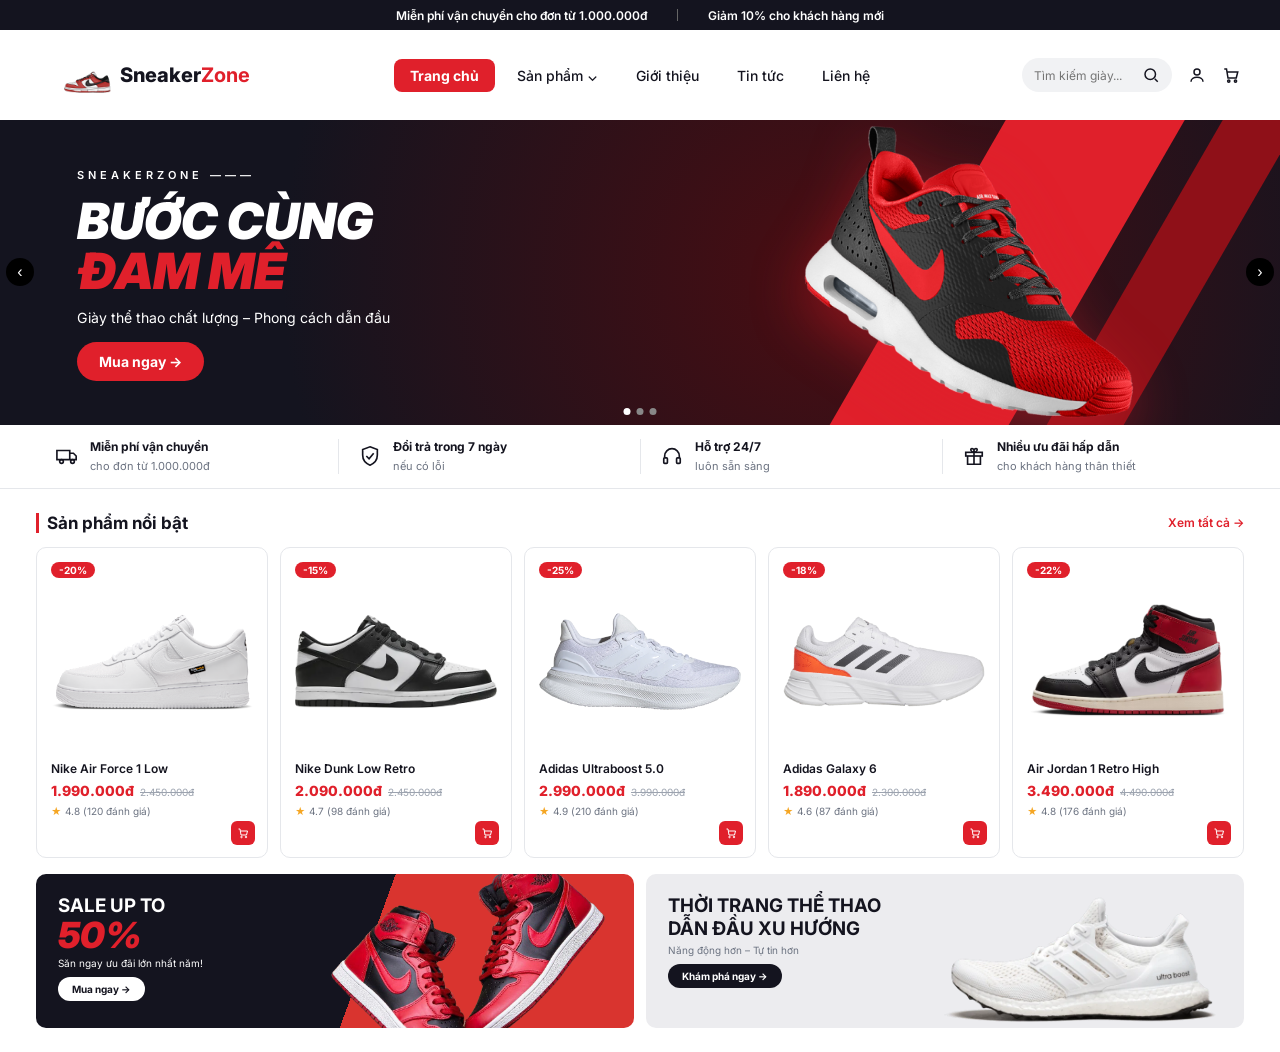
<file: index.html>
<!DOCTYPE html>
<html lang="vi">
<head>
<meta charset="UTF-8">
<meta name="viewport" content="width=device-width, initial-scale=1">
<title>SneakerZone - Trang chủ</title>
<link href="https://fonts.googleapis.com/css2?family=Inter:wght@400;500;600;700;800;900&display=swap" rel="stylesheet">
<link rel="stylesheet" href="css/index.css">
</head>
<body>
<div class="topbar"><span>Miễn phí vận chuyển cho đơn từ 1.000.000đ</span><i></i><span>Giảm 10% cho khách hàng mới</span></div>
<header>
  <a class="logo" href="index.html"><img src="images/logo.png" alt=""><span>Sneaker<b>Zone</b></span></a>
  <nav>
    <a class="active" href="index.html">Trang chủ</a>
    <a href="san-pham.html">Sản phẩm ⌄</a>
    <a href="gioi-thieu.html">Giới thiệu</a>
    <a href="tin-tuc.html">Tin tức</a>
    <a href="lien-he.html">Liên hệ</a>
  </nav>
  <div class="tools">
    <div class="search"><input placeholder="Tìm kiếm giày..."><svg viewBox="0 0 24 24" width="16" height="16" fill="none" stroke="#14141f" stroke-width="2"><circle cx="11" cy="11" r="7"/><path d="M21 21l-4-4"/></svg></div>
    <svg viewBox="0 0 24 24"><circle cx="12" cy="8" r="4"/><path d="M4 21c0-4 4-6 8-6s8 2 8 6"/></svg>
    <svg viewBox="0 0 24 24"><path d="M3 4h3l2 12h11l2-8H7"/><circle cx="9" cy="20" r="1.5"/><circle cx="18" cy="20" r="1.5"/></svg>
  </div>
</header>

<section class="hero">
  <div class="txt">
    <small>SNEAKERZONE ———</small>
    <h1>BƯỚC CÙNG<span>ĐAM MÊ</span></h1>
    <p>Giày thể thao chất lượng – Phong cách dẫn đầu</p>
    <a class="btn-red" href="san-pham.html">Mua ngay →</a>
  </div>
  <img class="shoe" src="images/banner-nike-air-max.png" alt="">
  <button class="arrow l" onclick="go(-1)">‹</button>
  <button class="arrow r" onclick="go(1)">›</button>
  <div class="dots" id="dots"><span class="on"></span><span></span><span></span></div>
</section>

<div class="features">
  <div><svg viewBox="0 0 24 24"><path d="M1 6h14v10H1zM15 9h4l3 3v4h-7"/><circle cx="6" cy="18" r="2"/><circle cx="18" cy="18" r="2"/></svg><span><b>Miễn phí vận chuyển</b><small>cho đơn từ 1.000.000đ</small></span></div>
  <div><svg viewBox="0 0 24 24"><path d="M12 2l8 3v6c0 5-3 9-8 11-5-2-8-6-8-11V5z"/><path d="M8 12l3 3 5-6"/></svg><span><b>Đổi trả trong 7 ngày</b><small>nếu có lỗi</small></span></div>
  <div><svg viewBox="0 0 24 24"><path d="M4 14v-2a8 8 0 0116 0v2"/><rect x="3" y="14" width="4" height="6" rx="1"/><rect x="17" y="14" width="4" height="6" rx="1"/></svg><span><b>Hỗ trợ 24/7</b><small>luôn sẵn sàng</small></span></div>
  <div><svg viewBox="0 0 24 24"><rect x="3" y="8" width="18" height="4"/><path d="M12 8v13M5 12v9h14v-9M12 8c-3 0-5-4-2-4s2 4 2 4zm0 0c3 0 5-4 2-4s-2 4-2 4z"/></svg><span><b>Nhiều ưu đãi hấp dẫn</b><small>cho khách hàng thân thiết</small></span></div>
</div>

<div class="sec-head"><h2>Sản phẩm nổi bật</h2><a href="san-pham.html">Xem tất cả →</a></div>
<div class="grid5" id="list"></div>

<div class="banners">
  <div class="bn a">
    <h3>SALE UP TO</h3><div class="big">50%</div><p>Săn ngay ưu đãi lớn nhất năm!</p>
    <a class="pill" href="san-pham.html">Mua ngay →</a>
    <img src="images/banner-sale-jordan.png" alt="">
  </div>
  <div class="bn b">
    <h3>THỜI TRANG THỂ THAO<br>DẪN ĐẦU XU HƯỚNG</h3><p>Năng động hơn – Tự tin hơn</p>
    <a class="pill d" href="san-pham.html">Khám phá ngay →</a>
    <img src="images/banner-adidas-ultraboost.png" alt="">
  </div>
</div>

<script src="js/index.js"></script>
</body>
</html>
</file>
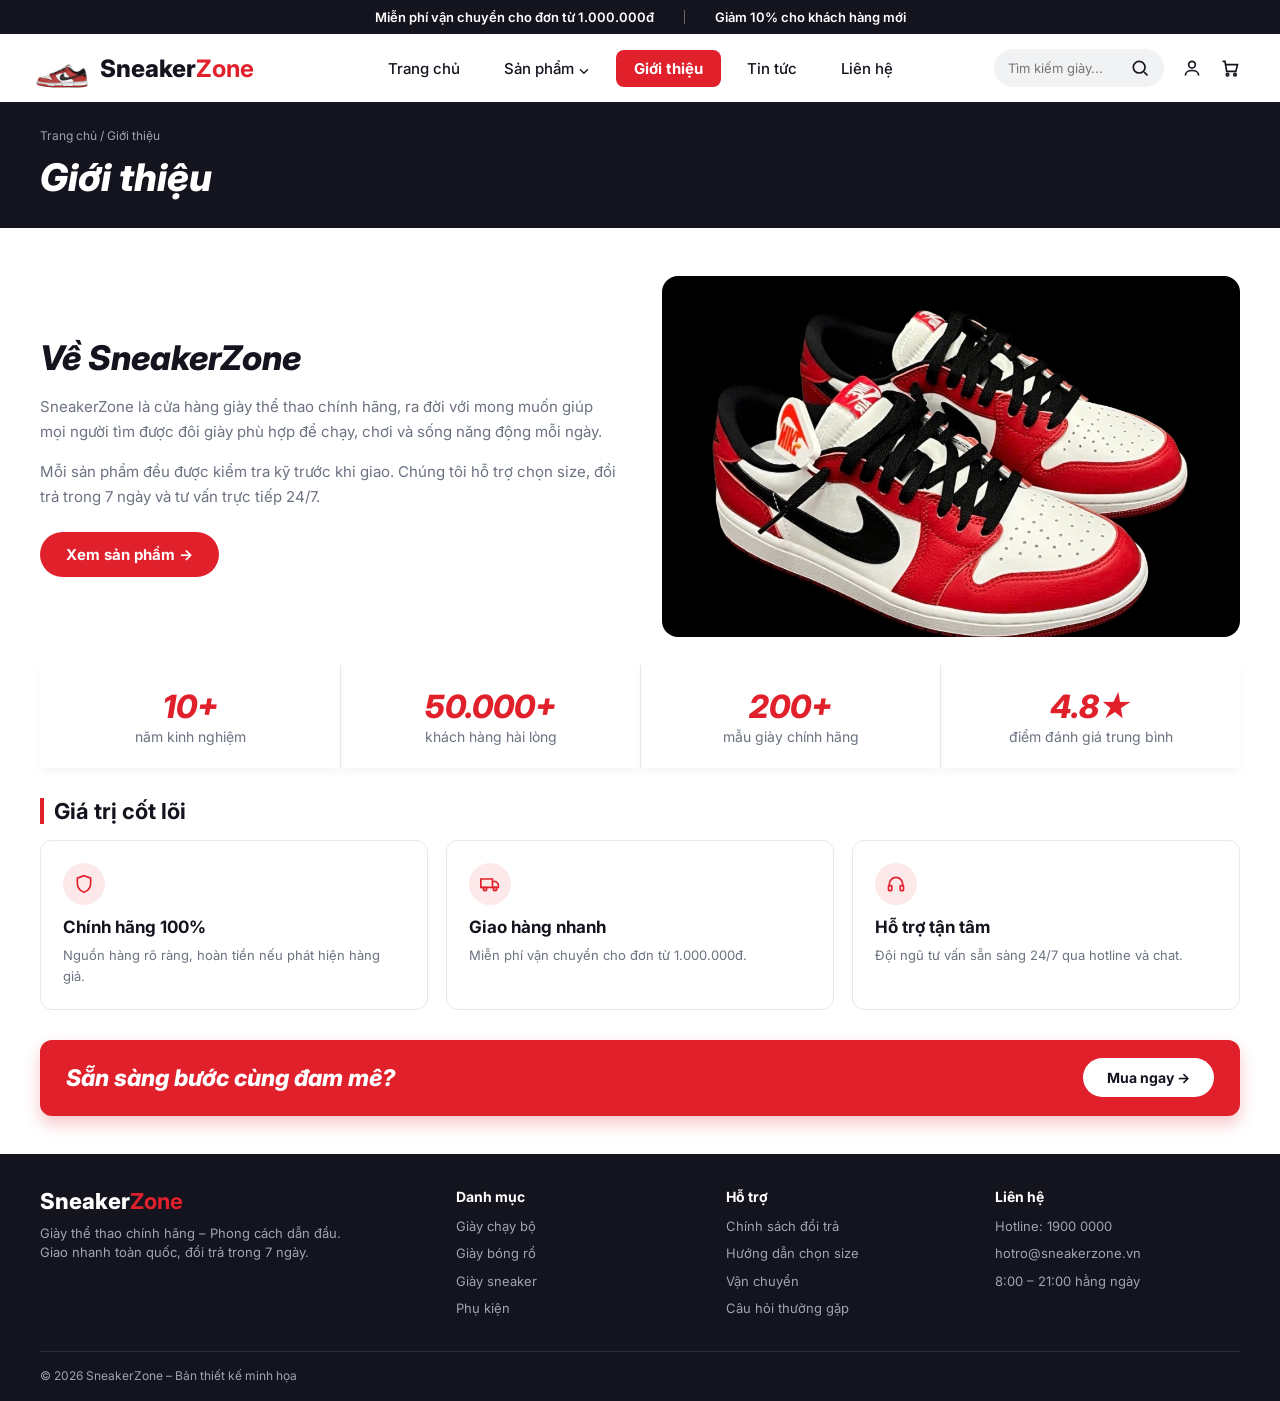
<file: gioi-thieu.html>
<!DOCTYPE html>
<html lang="vi">
<head>
<meta charset="UTF-8">
<meta name="viewport" content="width=device-width, initial-scale=1">
<title>SneakerZone - Giới thiệu</title>
<link href="https://fonts.googleapis.com/css2?family=Inter:wght@400;500;600;700;800;900&display=swap" rel="stylesheet">
<link rel="stylesheet" href="css/gioi-thieu.css">
</head>
<body>
<div class="topbar"><span>Miễn phí vận chuyển cho đơn từ 1.000.000đ</span><i></i><span>Giảm 10% cho khách hàng mới</span></div>
<header>
  <a class="logo" href="index.html"><img src="images/logo.png" alt=""><span>Sneaker<b>Zone</b></span></a>
  <nav>
    <a href="index.html">Trang chủ</a>
    <a href="san-pham.html">Sản phẩm ⌄</a>
    <a class="active" href="gioi-thieu.html">Giới thiệu</a>
    <a href="tin-tuc.html">Tin tức</a>
    <a href="lien-he.html">Liên hệ</a>
  </nav>
  <div class="tools">
    <div class="search"><input placeholder="Tìm kiếm giày..."><svg viewBox="0 0 24 24" width="16" height="16" fill="none" stroke="#14141f" stroke-width="2"><circle cx="11" cy="11" r="7"/><path d="M21 21l-4-4"/></svg></div>
    <svg viewBox="0 0 24 24"><circle cx="12" cy="8" r="4"/><path d="M4 21c0-4 4-6 8-6s8 2 8 6"/></svg>
    <svg viewBox="0 0 24 24"><path d="M3 4h3l2 12h11l2-8H7"/><circle cx="9" cy="20" r="1.5"/><circle cx="18" cy="20" r="1.5"/></svg>
  </div>
</header>

<div class="pagehead"><small>Trang chủ / Giới thiệu</small><h1>Giới thiệu</h1></div>

<section class="intro">
  <div>
    <h2>Về SneakerZone</h2>
    <p>SneakerZone là cửa hàng giày thể thao chính hãng, ra đời với mong muốn giúp mọi người tìm được đôi giày phù hợp để chạy, chơi và sống năng động mỗi ngày.</p>
    <p>Mỗi sản phẩm đều được kiểm tra kỹ trước khi giao. Chúng tôi hỗ trợ chọn size, đổi trả trong 7 ngày và tư vấn trực tiếp 24/7.</p>
    <a class="btn-red" href="san-pham.html">Xem sản phẩm →</a>
  </div>
  <div class="pic"><img src="images/about-jordan-1-low.jpg" alt=""></div>
</section>

<section class="stats">
  <div><b>10+</b><span>năm kinh nghiệm</span></div>
  <div><b>50.000+</b><span>khách hàng hài lòng</span></div>
  <div><b>200+</b><span>mẫu giày chính hãng</span></div>
  <div><b>4.8★</b><span>điểm đánh giá trung bình</span></div>
</section>

<h2 class="h2r">Giá trị cốt lõi</h2>
<section class="values">
  <div class="val"><div class="ic"><svg viewBox="0 0 24 24"><path d="M12 2l8 3v6c0 5-3 9-8 11-5-2-8-6-8-11V5z"/></svg></div><h4>Chính hãng 100%</h4><p>Nguồn hàng rõ ràng, hoàn tiền nếu phát hiện hàng giả.</p></div>
  <div class="val"><div class="ic"><svg viewBox="0 0 24 24"><path d="M1 6h14v10H1zM15 9h4l3 3v4h-7"/><circle cx="6" cy="18" r="2"/><circle cx="18" cy="18" r="2"/></svg></div><h4>Giao hàng nhanh</h4><p>Miễn phí vận chuyển cho đơn từ 1.000.000đ.</p></div>
  <div class="val"><div class="ic"><svg viewBox="0 0 24 24"><path d="M4 14v-2a8 8 0 0116 0v2"/><rect x="3" y="14" width="4" height="6" rx="1"/><rect x="17" y="14" width="4" height="6" rx="1"/></svg></div><h4>Hỗ trợ tận tâm</h4><p>Đội ngũ tư vấn sẵn sàng 24/7 qua hotline và chat.</p></div>
</section>

<section class="cta"><h3>Sẵn sàng bước cùng đam mê?</h3><a href="san-pham.html">Mua ngay →</a></section>

<footer>
  <div class="fgrid">
    <div><div class="flogo">Sneaker<b>Zone</b></div><p>Giày thể thao chính hãng – Phong cách dẫn đầu.<br>Giao nhanh toàn quốc, đổi trả trong 7 ngày.</p></div>
    <div><h5>Danh mục</h5><a href="#">Giày chạy bộ</a><a href="#">Giày bóng rổ</a><a href="#">Giày sneaker</a><a href="#">Phụ kiện</a></div>
    <div><h5>Hỗ trợ</h5><a href="#">Chính sách đổi trả</a><a href="#">Hướng dẫn chọn size</a><a href="#">Vận chuyển</a><a href="#">Câu hỏi thường gặp</a></div>
    <div><h5>Liên hệ</h5><p>Hotline: 1900 0000</p><p>hotro@sneakerzone.vn</p><p>8:00 – 21:00 hằng ngày</p></div>
  </div>
  <div class="copy">© 2026 SneakerZone – Bản thiết kế minh họa</div>
</footer>
</body>
</html>
</file>
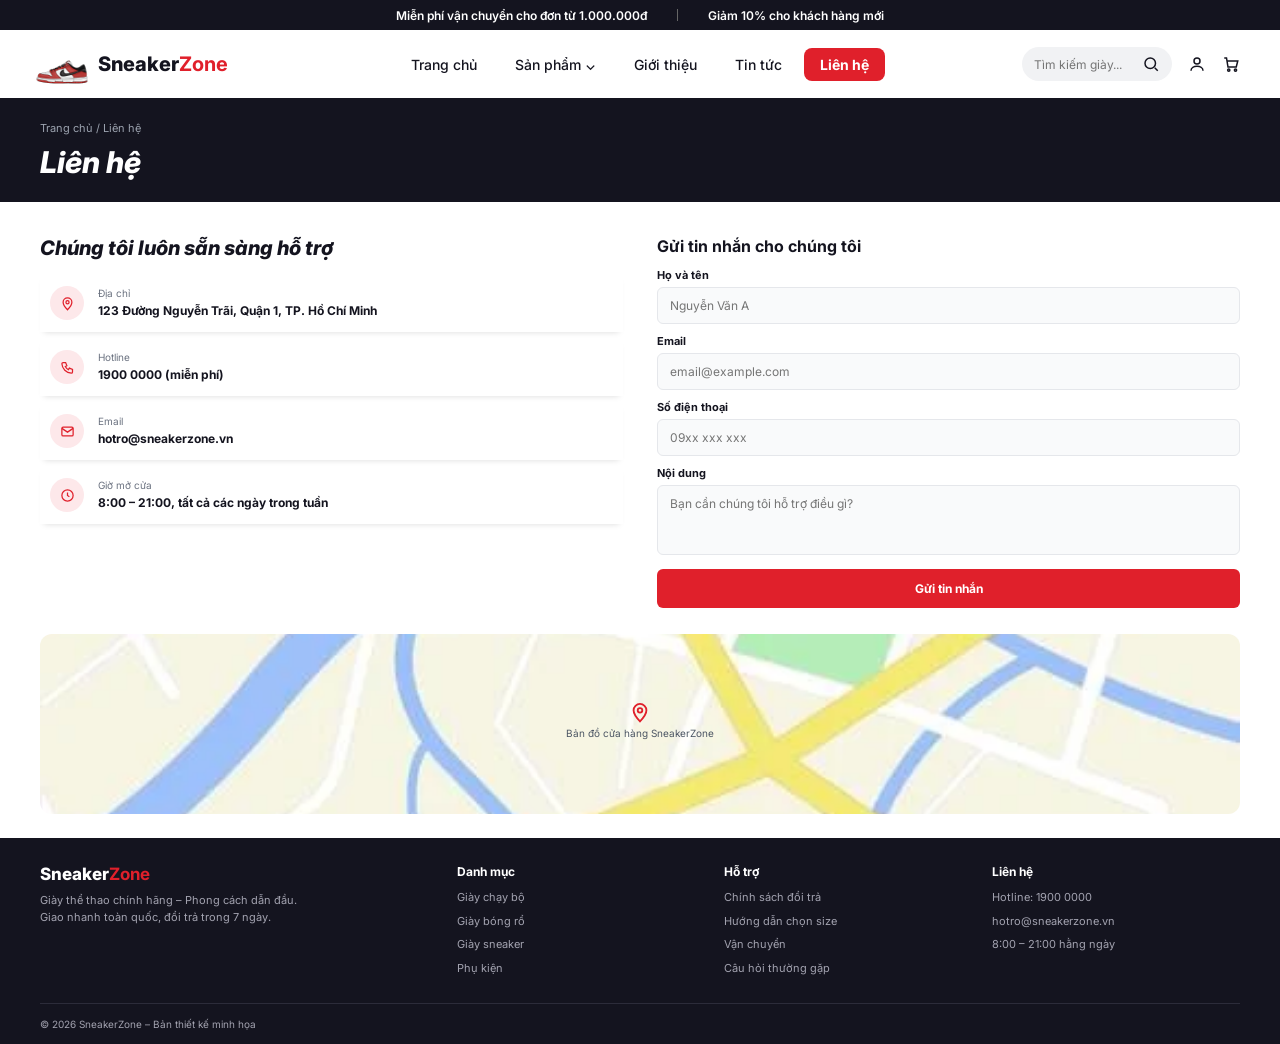
<file: lien-he.html>
<!DOCTYPE html>
<html lang="vi">
<head>
<meta charset="UTF-8">
<meta name="viewport" content="width=device-width, initial-scale=1">
<title>SneakerZone - Liên hệ</title>
<link href="https://fonts.googleapis.com/css2?family=Inter:wght@400;500;600;700;800;900&display=swap" rel="stylesheet">
<link rel="stylesheet" href="css/lien-he.css">
</head>
<body>
<div class="topbar"><span>Miễn phí vận chuyển cho đơn từ 1.000.000đ</span><i></i><span>Giảm 10% cho khách hàng mới</span></div>
<header>
  <a class="logo" href="index.html"><img src="images/logo.png" alt=""><span>Sneaker<b>Zone</b></span></a>
  <nav>
    <a href="index.html">Trang chủ</a>
    <a href="san-pham.html">Sản phẩm ⌄</a>
    <a href="gioi-thieu.html">Giới thiệu</a>
    <a href="tin-tuc.html">Tin tức</a>
    <a class="active" href="lien-he.html">Liên hệ</a>
  </nav>
  <div class="tools">
    <div class="search"><input placeholder="Tìm kiếm giày..."><svg viewBox="0 0 24 24" width="16" height="16" fill="none" stroke="#14141f" stroke-width="2"><circle cx="11" cy="11" r="7"/><path d="M21 21l-4-4"/></svg></div>
    <svg viewBox="0 0 24 24"><circle cx="12" cy="8" r="4"/><path d="M4 21c0-4 4-6 8-6s8 2 8 6"/></svg>
    <svg viewBox="0 0 24 24"><path d="M3 4h3l2 12h11l2-8H7"/><circle cx="9" cy="20" r="1.5"/><circle cx="18" cy="20" r="1.5"/></svg>
  </div>
</header>

<div class="pagehead"><small>Trang chủ / Liên hệ</small><h1>Liên hệ</h1></div>

<section class="contact">
  <div>
    <h2>Chúng tôi luôn sẵn sàng hỗ trợ</h2>
    <div class="info"><div class="ic"><svg viewBox="0 0 24 24"><path d="M12 22s7-7 7-12a7 7 0 10-14 0c0 5 7 12 7 12z"/><circle cx="12" cy="10" r="2.5"/></svg></div><div><small>Địa chỉ</small><b>123 Đường Nguyễn Trãi, Quận 1, TP. Hồ Chí Minh</b></div></div>
    <div class="info"><div class="ic"><svg viewBox="0 0 24 24"><path d="M5 4h4l2 5-2.5 1.5a11 11 0 005 5L15 13l5 2v4a2 2 0 01-2 2A16 16 0 013 6a2 2 0 012-2z"/></svg></div><div><small>Hotline</small><b>1900 0000 (miễn phí)</b></div></div>
    <div class="info"><div class="ic"><svg viewBox="0 0 24 24"><rect x="3" y="5" width="18" height="14" rx="2"/><path d="M3 7l9 6 9-6"/></svg></div><div><small>Email</small><b>hotro@sneakerzone.vn</b></div></div>
    <div class="info"><div class="ic"><svg viewBox="0 0 24 24"><circle cx="12" cy="12" r="9"/><path d="M12 7v5l3 2"/></svg></div><div><small>Giờ mở cửa</small><b>8:00 – 21:00, tất cả các ngày trong tuần</b></div></div>
  </div>
  <form id="contactForm">
    <h3>Gửi tin nhắn cho chúng tôi</h3>
    <label>Họ và tên</label><input placeholder="Nguyễn Văn A" required>
    <label>Email</label><input type="email" placeholder="email@example.com" required>
    <label>Số điện thoại</label><input placeholder="09xx xxx xxx">
    <label>Nội dung</label><textarea placeholder="Bạn cần chúng tôi hỗ trợ điều gì?" required></textarea>
    <button type="submit">Gửi tin nhắn</button>
  </form>
</section>

<div class="map">
  <img src="images/ban-do-cua-hang.png" alt="" onerror="this.style.display='none'">
  <div class="pin"><svg viewBox="0 0 24 24"><path d="M12 22s7-7 7-12a7 7 0 10-14 0c0 5 7 12 7 12z"/><circle cx="12" cy="10" r="2.5"/></svg>Bản đồ cửa hàng SneakerZone</div>
</div>

<footer>
  <div class="fgrid">
    <div><div class="flogo">Sneaker<b>Zone</b></div><p>Giày thể thao chính hãng – Phong cách dẫn đầu.<br>Giao nhanh toàn quốc, đổi trả trong 7 ngày.</p></div>
    <div><h5>Danh mục</h5><a href="#">Giày chạy bộ</a><a href="#">Giày bóng rổ</a><a href="#">Giày sneaker</a><a href="#">Phụ kiện</a></div>
    <div><h5>Hỗ trợ</h5><a href="#">Chính sách đổi trả</a><a href="#">Hướng dẫn chọn size</a><a href="#">Vận chuyển</a><a href="#">Câu hỏi thường gặp</a></div>
    <div><h5>Liên hệ</h5><p>Hotline: 1900 0000</p><p>hotro@sneakerzone.vn</p><p>8:00 – 21:00 hằng ngày</p></div>
  </div>
  <div class="copy">© 2026 SneakerZone – Bản thiết kế minh họa</div>
</footer>

<script src="js/lien-he.js"></script>
</body>
</html>
</file>
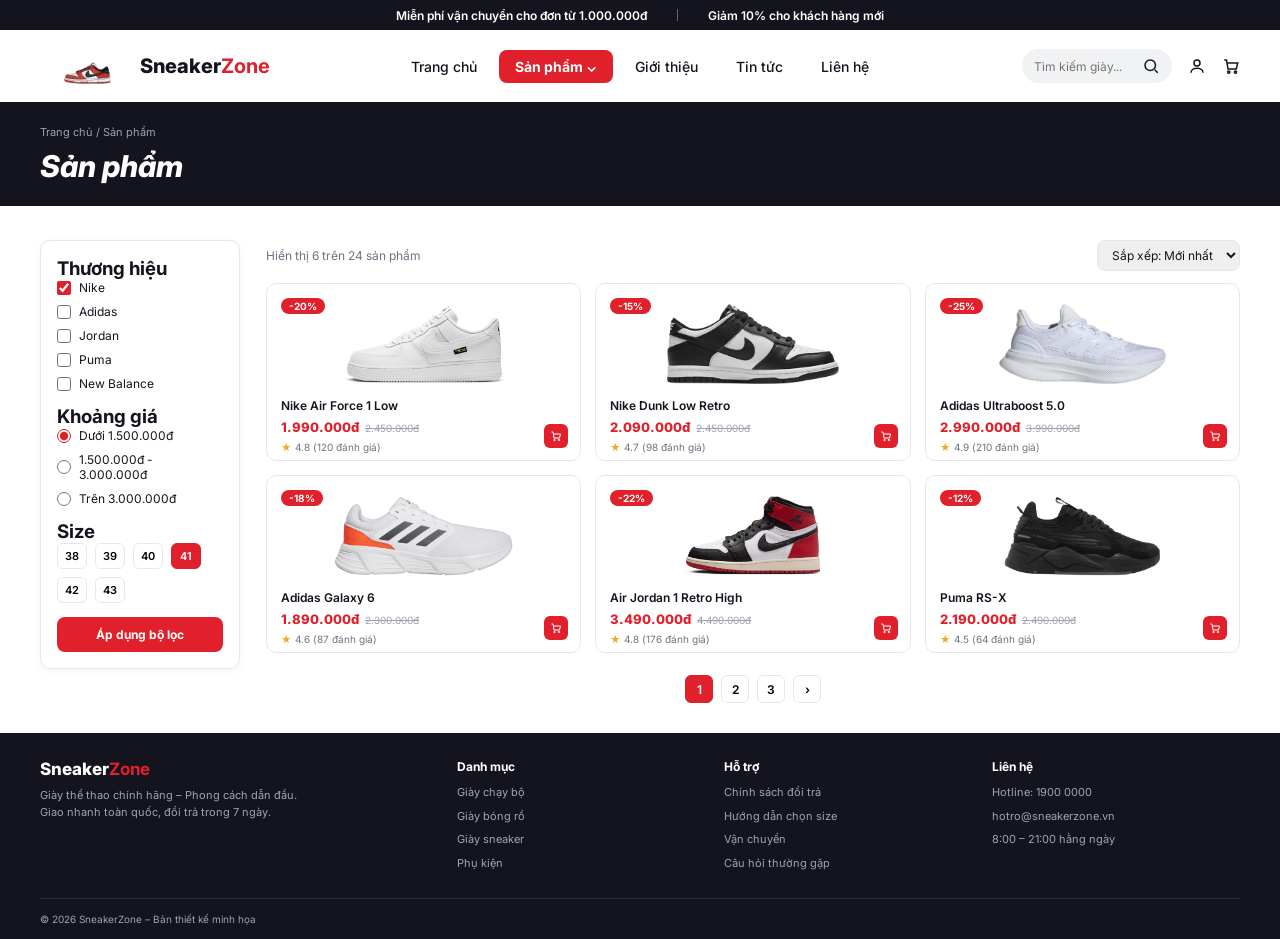
<file: san-pham.html>
<!DOCTYPE html>
<html lang="vi">
<head>
<meta charset="UTF-8">
<meta name="viewport" content="width=device-width, initial-scale=1">
<title>SneakerZone - Sản phẩm</title>
<link href="https://fonts.googleapis.com/css2?family=Inter:wght@400;500;600;700;800;900&display=swap" rel="stylesheet">
<link rel="stylesheet" href="css/san-pham.css">
</head>
<body>
<div class="topbar"><span>Miễn phí vận chuyển cho đơn từ 1.000.000đ</span><i></i><span>Giảm 10% cho khách hàng mới</span></div>
<header>
  <a class="logo" href="index.html"><img src="images/logo.png" alt=""><span>Sneaker<b>Zone</b></span></a>
  <nav>
    <a href="index.html">Trang chủ</a>
    <a class="active" href="san-pham.html">Sản phẩm ⌄</a>
    <a href="gioi-thieu.html">Giới thiệu</a>
    <a href="tin-tuc.html">Tin tức</a>
    <a href="lien-he.html">Liên hệ</a>
  </nav>
  <div class="tools">
    <div class="search"><input placeholder="Tìm kiếm giày..."><svg viewBox="0 0 24 24" width="16" height="16" fill="none" stroke="#14141f" stroke-width="2"><circle cx="11" cy="11" r="7"/><path d="M21 21l-4-4"/></svg></div>
    <svg viewBox="0 0 24 24"><circle cx="12" cy="8" r="4"/><path d="M4 21c0-4 4-6 8-6s8 2 8 6"/></svg>
    <svg viewBox="0 0 24 24"><path d="M3 4h3l2 12h11l2-8H7"/><circle cx="9" cy="20" r="1.5"/><circle cx="18" cy="20" r="1.5"/></svg>
  </div>
</header>

<div class="pagehead"><small>Trang chủ / Sản phẩm</small><h1>Sản phẩm</h1></div>

<div class="wrap">
  <aside class="filter">
    <h3>Thương hiệu</h3>
    <label><input type="checkbox" checked> Nike</label>
    <label><input type="checkbox"> Adidas</label>
    <label><input type="checkbox"> Jordan</label>
    <label><input type="checkbox"> Puma</label>
    <label><input type="checkbox"> New Balance</label>
    <h3 style="margin-top:14px">Khoảng giá</h3>
    <label><input type="radio" name="gia" checked> Dưới 1.500.000đ</label>
    <label><input type="radio" name="gia"> 1.500.000đ - 3.000.000đ</label>
    <label><input type="radio" name="gia"> Trên 3.000.000đ</label>
    <h3 style="margin-top:14px">Size</h3>
    <div class="sizes" id="sizes"><button>38</button><button>39</button><button>40</button><button class="on">41</button><button>42</button><button>43</button></div>
    <button class="apply" onclick="alert('Đã áp dụng bộ lọc')">Áp dụng bộ lọc</button>
  </aside>
  <main>
    <div class="bar"><span>Hiển thị 6 trên 24 sản phẩm</span>
      <select><option>Sắp xếp: Mới nhất</option><option>Giá tăng dần</option><option>Giá giảm dần</option></select></div>
    <div class="grid3" id="list"></div>
    <div class="pager" id="pager"><button class="on">1</button><button>2</button><button>3</button><button>›</button></div>
  </main>
</div>

<footer>
  <div class="fgrid">
    <div><div class="flogo">Sneaker<b>Zone</b></div><p>Giày thể thao chính hãng – Phong cách dẫn đầu.<br>Giao nhanh toàn quốc, đổi trả trong 7 ngày.</p></div>
    <div><h5>Danh mục</h5><a href="#">Giày chạy bộ</a><a href="#">Giày bóng rổ</a><a href="#">Giày sneaker</a><a href="#">Phụ kiện</a></div>
    <div><h5>Hỗ trợ</h5><a href="#">Chính sách đổi trả</a><a href="#">Hướng dẫn chọn size</a><a href="#">Vận chuyển</a><a href="#">Câu hỏi thường gặp</a></div>
    <div><h5>Liên hệ</h5><p>Hotline: 1900 0000</p><p>hotro@sneakerzone.vn</p><p>8:00 – 21:00 hằng ngày</p></div>
  </div>
  <div class="copy">© 2026 SneakerZone – Bản thiết kế minh họa</div>
</footer>

<script src="js/san-pham.js"></script>
</body>
</html>
</file>
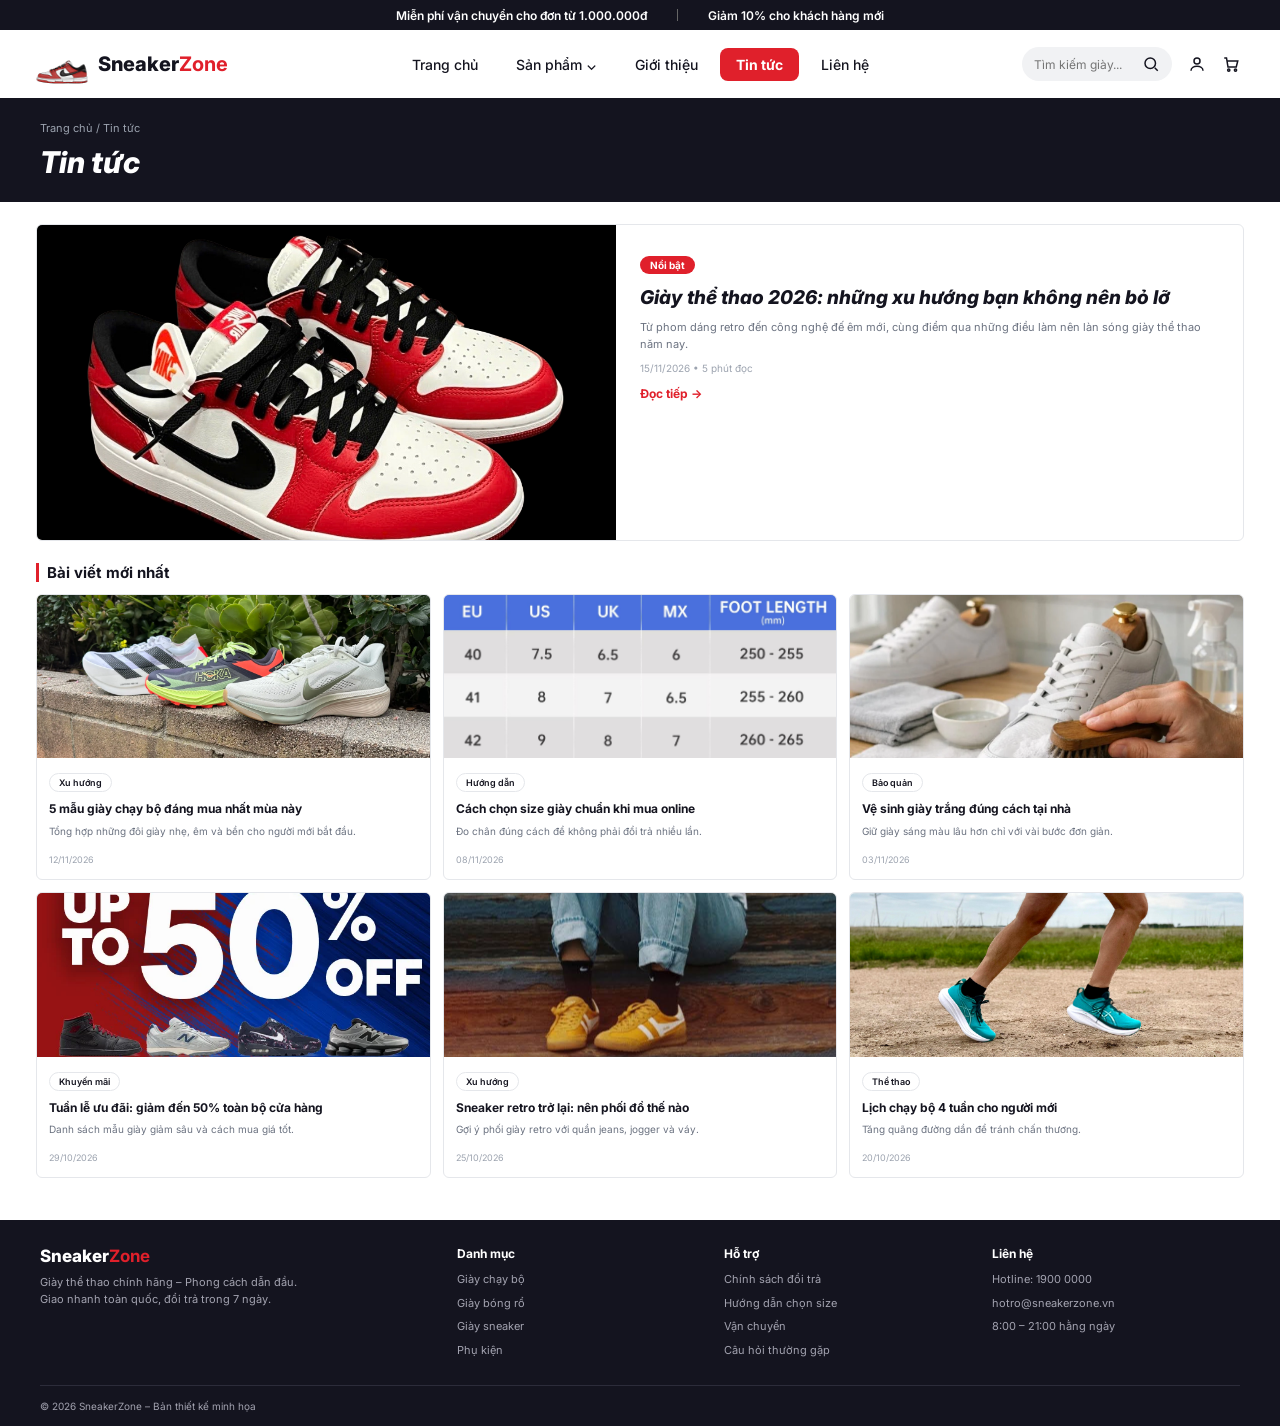
<file: tin-tuc.html>
<!DOCTYPE html>
<html lang="vi">
<head>
<meta charset="UTF-8">
<meta name="viewport" content="width=device-width, initial-scale=1">
<title>SneakerZone - Tin tức</title>
<link href="https://fonts.googleapis.com/css2?family=Inter:wght@400;500;600;700;800;900&display=swap" rel="stylesheet">
<link rel="stylesheet" href="css/tin-tuc.css">
</head>
<body>
<div class="topbar"><span>Miễn phí vận chuyển cho đơn từ 1.000.000đ</span><i></i><span>Giảm 10% cho khách hàng mới</span></div>
<header>
  <a class="logo" href="index.html"><img src="images/logo.png" alt=""><span>Sneaker<b>Zone</b></span></a>
  <nav>
    <a href="index.html">Trang chủ</a>
    <a href="san-pham.html">Sản phẩm ⌄</a>
    <a href="gioi-thieu.html">Giới thiệu</a>
    <a class="active" href="tin-tuc.html">Tin tức</a>
    <a href="lien-he.html">Liên hệ</a>
  </nav>
  <div class="tools">
    <div class="search"><input placeholder="Tìm kiếm giày..."><svg viewBox="0 0 24 24" width="16" height="16" fill="none" stroke="#14141f" stroke-width="2"><circle cx="11" cy="11" r="7"/><path d="M21 21l-4-4"/></svg></div>
    <svg viewBox="0 0 24 24"><circle cx="12" cy="8" r="4"/><path d="M4 21c0-4 4-6 8-6s8 2 8 6"/></svg>
    <svg viewBox="0 0 24 24"><path d="M3 4h3l2 12h11l2-8H7"/><circle cx="9" cy="20" r="1.5"/><circle cx="18" cy="20" r="1.5"/></svg>
  </div>
</header>

<div class="pagehead"><small>Trang chủ / Tin tức</small><h1>Tin tức</h1></div>

<div class="container">
  <article class="featured">
    <div class="pic"><img src="images/tin-noi-bat-jordan.jpg" alt=""></div>
    <div class="body">
      <span class="tag-red">Nổi bật</span>
      <h2>Giày thể thao 2026: những xu hướng bạn không nên bỏ lỡ</h2>
      <p>Từ phom dáng retro đến công nghệ đế êm mới, cùng điểm qua những điều làm nên làn sóng giày thể thao năm nay.</p>
      <div class="meta">15/11/2026 • 5 phút đọc</div>
      <a class="more" href="#">Đọc tiếp →</a>
    </div>
  </article>

  <h2 class="h2r">Bài viết mới nhất</h2>
  <div class="grid3" id="list"></div>
</div>

<footer>
  <div class="fgrid">
    <div><div class="flogo">Sneaker<b>Zone</b></div><p>Giày thể thao chính hãng – Phong cách dẫn đầu.<br>Giao nhanh toàn quốc, đổi trả trong 7 ngày.</p></div>
    <div><h5>Danh mục</h5><a href="#">Giày chạy bộ</a><a href="#">Giày bóng rổ</a><a href="#">Giày sneaker</a><a href="#">Phụ kiện</a></div>
    <div><h5>Hỗ trợ</h5><a href="#">Chính sách đổi trả</a><a href="#">Hướng dẫn chọn size</a><a href="#">Vận chuyển</a><a href="#">Câu hỏi thường gặp</a></div>
    <div><h5>Liên hệ</h5><p>Hotline: 1900 0000</p><p>hotro@sneakerzone.vn</p><p>8:00 – 21:00 hằng ngày</p></div>
  </div>
  <div class="copy">© 2026 SneakerZone – Bản thiết kế minh họa</div>
</footer>

<script src="js/tin-tuc.js"></script>
</body>
</html>
</file>
<file: css/index.css>
* {
  margin:0;
  padding:0;
  box-sizing:border-box
}
:root {
  --red:#e0202b;
  --dark:#14141f;
  --gray:#6b7280;
  --line:#e5e7eb
}
body {
  font-family:'Inter',sans-serif;
  color:var(--dark);
  background:#fff
}
a {
  text-decoration:none;
  color:inherit
}
.topbar {
  background:var(--dark);
  color:#fff;
  font-size:12px;
  font-weight:600;
  height:30px;
  display:flex;
  justify-content:center;
  align-items:center;
  gap:30px
}
.topbar i {
  width:1px;
  height:12px;
  background:#666
}
header {
  height:90px;
  display:flex;
  align-items:center;
  justify-content:space-between;
  padding:0 40px;
  background:#fff
}
.logo {
  display:flex;
  align-items:center;
  gap:0;
  font-weight:800;
  font-size:20px;
  width:260px
}
.logo img {
  height:100px;
  width:auto;
  object-fit:contain;
  margin-right:-20px
}
.logo b {
  color:var(--red)
}
nav {
  display:flex;
  gap:6px;
  align-items:center;
  font-size:14px;
  font-weight:500
}
nav a {
  padding:8px 16px;
  border-radius:8px
}
nav a.active {
  background:var(--red);
  color:#fff;
  font-weight:700
}
.tools {
  display:flex;
  align-items:center;
  gap:16px;
  width:260px;
  justify-content:flex-end
}
.search {
  background:#f1f2f4;
  border-radius:20px;
  height:34px;
  width:150px;
  display:flex;
  align-items:center;
  justify-content:space-between;
  padding:0 12px;
  font-size:12px;
  color:#9ca3af
}
.search input {
  border:0;
  background:transparent;
  outline:0;
  width:100px;
  font:inherit
}
.tools svg {
  width:18px;
  height:18px;
  stroke:var(--dark);
  fill:none;
  stroke-width:2
}
.hero {
  position:relative;
  aspect-ratio:4.2/1;
  min-height:300px;
  background:radial-gradient(circle at 65% 50%,#4a0d12 0%,#14141f 65%);
  overflow:hidden;
  color:#fff
}
.hero::before {
  content:"";
  position:absolute;
  right:15%;
  top:-20%;
  width:14%;
  height:150%;
  background:#e0202b;
  transform:skewX(-30deg);
  z-index:0
}
.hero::after {
  content:"";
  position:absolute;
  right:6%;
  top:-20%;
  width:6%;
  height:150%;
  background:#8f1018;
  transform:skewX(-30deg);
  z-index:0
}
.hero img.shoe {
  position:absolute;
  right:10%;
  top:50%;
  transform:translateY(-50%);
  height:110%;
  width:65%;
  object-fit:contain;
  object-position:right center;
  z-index:1;
  filter:drop-shadow(0 18px 28px rgba(224,32,43,.45))
}
.hero .txt {
  position:absolute;
  left:6%;
  top:50%;
  transform:translateY(-50%);
  z-index:2
}
.hero small {
  letter-spacing:4px;
  font-size:11px;
  font-weight:600
}
.hero h1 {
  font-size:clamp(34px,3.9vw,64px);
  line-height:1;
  font-weight:900;
  font-style:italic;
  margin:14px 0 12px
}
.hero h1 span {
  color:var(--red);
  display:block
}
.hero p {
  font-size:clamp(12px,1.1vw,16px);
  margin-bottom:16px
}
.btn-red {
  display:inline-block;
  background:var(--red);
  color:#fff;
  font-weight:700;
  font-size:14px;
  padding:11px 22px;
  border-radius:24px;
  border:0;
  cursor:pointer
}
.arrow {
  position:absolute;
  top:50%;
  transform:translateY(-50%);
  width:28px;
  height:28px;
  border-radius:50%;
  background:#000;
  color:#fff;
  border:0;
  cursor:pointer;
  font-size:16px;
  z-index:3
}
.arrow.l {
  left:6px
}
.arrow.r {
  right:6px
}
.dots {
  position:absolute;
  bottom:10px;
  left:50%;
  transform:translateX(-50%);
  display:flex;
  gap:6px;
  z-index:3
}
.dots span {
  width:7px;
  height:7px;
  border-radius:50%;
  background:#888;
  cursor:pointer
}
.dots span.on {
  background:#fff
}
.features {
  display:grid;
  grid-template-columns:repeat(4,1fr);
  padding:14px 36px;
  border-bottom:1px solid var(--line)
}
.features div {
  display:flex;
  align-items:center;
  gap:12px;
  padding-left:20px;
  border-left:1px solid var(--line)
}
.features div:first-child {
  border:0
}
.features svg {
  width:22px;
  height:22px;
  stroke:var(--dark);
  fill:none;
  stroke-width:1.8
}
.features b {
  font-size:12px;
  display:block
}
.features small {
  font-size:11px;
  color:var(--gray)
}
.sec-head {
  display:flex;
  justify-content:space-between;
  align-items:center;
  padding:24px 36px 14px
}
.sec-head h2 {
  font-size:17px;
  font-weight:700;
  border-left:3px solid var(--red);
  padding-left:8px
}
.sec-head a {
  color:var(--red);
  font-size:12px;
  font-weight:600
}
.grid5 {
  display:grid;
  grid-template-columns:repeat(5,1fr);
  gap:12px;
  padding:0 36px
}
/* Product Cards (No Background Pattern) */
.card {
  border:1px solid var(--line);
  border-radius:10px;
  padding:14px 14px 40px;
  position:relative;
  cursor:pointer;
  transition:.2s;
  display:flex;
  flex-direction:column;
  height:100%;
  background:#fff;
}
.card:hover {
  box-shadow:0 6px 18px rgba(0,0,0,.1);
  transform:translateY(-2px)
}
.badge {
  position:absolute;
  left:14px;
  top:14px;
  background:var(--red);
  color:#fff;
  font-size:10px;
  font-weight:700;
  padding:2px 8px;
  border-radius:10px;
  z-index:1
}
.card img {
  width:100%;
  height:clamp(150px,14vw,220px);
  object-fit:contain;
  object-position:center;
  margin:10px 0;
}
.card h3 {
  font-size:12px;
  font-weight:600;
  margin-bottom:6px;
  flex-grow:1
}
.price {
  color:var(--red);
  font-weight:800;
  font-size:14px
}
.price s {
  color:#9ca3af;
  font-weight:400;
  font-size:10px;
  margin-left:6px
}
.rate {
  font-size:10px;
  color:var(--gray);
  margin-top:6px;
  display:flex;
  align-items:center
}
.rate::before {
  content:"\2605";
  color:#f5a623;
  margin-right:4px
}
.cart {
  position:absolute;
  right:12px;
  bottom:12px;
  width:24px;
  height:24px;
  border-radius:6px;
  background:var(--red);
  border:0;
  cursor:pointer;
  display:grid;
  place-items:center
}
.cart svg {
  width:12px;
  height:12px;
  stroke:#fff;
  fill:none;
  stroke-width:2
}
.banners {
  display:grid;
  grid-template-columns:1fr 1fr;
  gap:12px;
  padding:16px 36px 24px
}
.bn {
  height:clamp(120px,12vw,200px);
  border-radius:10px;
  position:relative;
  overflow:hidden;
  padding:20px 22px
}
.bn.a {
  background:linear-gradient(110deg,#14141f 55%,#d9342f 55%);
  color:#fff
}
.bn.b {
  background:#ececef
}
.bn h4 {
  font-size:15px;
  font-weight:800;
  position:relative;
  z-index:2
}
.bn .big {
  font-size:36px;
  font-weight:900;
  font-style:italic;
  color:var(--red);
  line-height:1;
  position:relative;
  z-index:2
}
.bn p {
  font-size:10px;
  margin:4px 0 8px;
  position:relative;
  z-index:2
}
.bn.b p {
  color:var(--gray)
}
.pill {
  display:inline-block;
  font-size:10px;
  font-weight:700;
  padding:6px 14px;
  border-radius:14px;
  background:#fff;
  color:var(--dark);
  cursor:pointer;
  position:relative;
  z-index:2
}
.pill.d {
  background:var(--dark);
  color:#fff
}
.bn img {
  position:absolute;
  right:0;
  top:0;
  height:100%;
  width:55%;
  object-fit:cover;
  object-position:right center;
  z-index:1
}
@media (max-width:900px) {
  html,body {
    overflow-x:hidden
  }
  img {
    max-width:100%
  }
  .topbar {
    height:auto;
    min-height:30px;
    font-size:11px;
    gap:10px;
    padding:4px 8px;
    text-align:center
  }
  header {
    height:auto;
    flex-wrap:wrap;
    padding:8px 16px;
    gap:8px
  }
  .logo {
    width:auto;
    font-size:18px
  }
  .logo img {
    height:44px;
    margin:0
  }
  nav {
    order:3;
    width:100%;
    overflow-x:auto;
    white-space:nowrap;
    gap:4px
  }
  nav a {
    padding:8px 12px;
    flex:none
  }
  .tools {
    width:auto;
    margin-left:auto
  }
  .search {
    display:none
  }
  .pagehead,.intro,.stats,.values,.contact,.sec-head,.grid5,.features,.banners,footer {
    padding-left:16px;
    padding-right:16px
  }
  .h2r,.cta,.map {
    margin-left:16px;
    margin-right:16px
  }
  .wrap,.intro,.contact,.banners,.values {
    grid-template-columns:1fr
  }
  .grid5,.grid3,.features,.stats,.fgrid {
    grid-template-columns:repeat(2,1fr)
  }
  .cta {
    height:auto;
    flex-direction:column;
    gap:12px;
    padding:20px;
    text-align:center
  }
  .hero {
    aspect-ratio:auto;
    min-height:420px
  }
}
</file>
<file: css/gioi-thieu.css>
* {
  margin:0;
  padding:0;
  box-sizing:border-box
}
:root {
  --red:#e0202b;
  --dark:#14141f;
  --gray:#6b7280;
  --line:#e5e7eb
}
body {
  font-family:'Inter',sans-serif;
  color:var(--dark);
  background:#fff
}
a {
  text-decoration:none;
  color:inherit
}
.topbar {
  background:var(--dark);
  color:#fff;
  font-size:13px;
  font-weight:600;
  height:34px;
  display:flex;
  justify-content:center;
  align-items:center;
  gap:30px
}
.topbar i {
  width:1px;
  height:14px;
  background:#666
}
header {
  height:68px;
  display:flex;
  align-items:center;
  justify-content:space-between;
  padding:0 40px;
  background:#fff
}
.logo {
  display:flex;
  align-items:center;
  gap:10px;
  font-weight:800;
  font-size:24px;
  width:260px
}
.logo img {
  height:110px;
  width:auto;
  margin:-24px -30px -24px -30px;
  object-fit:contain
}
.logo b {
  color:var(--red)
}
nav {
  display:flex;
  gap:8px;
  align-items:center;
  font-size:15px;
  font-weight:500
}
nav a {
  padding:9px 18px;
  border-radius:8px
}
nav a.active {
  background:var(--red);
  color:#fff;
  font-weight:700
}
.tools {
  display:flex;
  align-items:center;
  gap:18px;
  width:260px;
  justify-content:flex-end
}
.search {
  background:#f1f2f4;
  border-radius:22px;
  height:38px;
  width:170px;
  display:flex;
  align-items:center;
  justify-content:space-between;
  padding:0 14px;
  font-size:13px;
  color:#9ca3af
}
.search input {
  border:0;
  background:transparent;
  outline:0;
  width:110px;
  font:inherit
}
.tools svg {
  width:20px;
  height:20px;
  stroke:var(--dark);
  fill:none;
  stroke-width:2
}
.pagehead {
  background:var(--dark);
  color:#fff;
  padding:22px 40px 28px
}
.pagehead small {
  font-size:12px;
  color:#9ca3af
}
.pagehead h1 {
  font-size:38px;
  font-weight:800;
  font-style:italic;
  margin-top:10px
}
.intro {
  display:grid;
  grid-template-columns:1fr 1fr;
  gap:44px;
  padding:48px 40px 28px;
  align-items:center
}
.intro h2 {
  font-size:34px;
  font-weight:800;
  font-style:italic;
  margin-bottom:16px
}
.intro p {
  font-size:15px;
  line-height:1.7;
  color:var(--gray);
  margin-bottom:14px
}
.btn-red {
  display:inline-block;
  background:var(--red);
  color:#fff;
  font-weight:700;
  font-size:15px;
  padding:13px 26px;
  border-radius:28px;
  margin-top:8px
}
.intro .pic {
  aspect-ratio:1.6/1;
  border-radius:16px;
  overflow:hidden;
  background:#000
}
.intro .pic img {
  width:100%;
  height:100%;
  object-fit:cover;
  object-position:center
}
.stats {
  display:grid;
  grid-template-columns:repeat(4,1fr);
  gap:0;
  padding:0 40px
}
.stats div {
  text-align:center;
  padding:22px 0;
  border-left:1px solid var(--line);
  box-shadow:0 4px 8px rgba(0,0,0,.04)
}
.stats div:first-child {
  border-left:0
}
.stats b {
  display:block;
  font-size:32px;
  font-weight:800;
  font-style:italic;
  color:var(--red)
}
.stats span {
  font-size:14px;
  color:var(--gray)
}
.h2r {
  font-size:22px;
  font-weight:700;
  border-left:4px solid var(--red);
  padding-left:10px;
  margin:30px 40px 16px
}
.values {
  display:grid;
  grid-template-columns:repeat(3,1fr);
  gap:18px;
  padding:0 40px
}
.val {
  border:1px solid var(--line);
  border-radius:12px;
  padding:22px
}
.ic {
  width:42px;
  height:42px;
  border-radius:50%;
  background:#fde8ea;
  display:grid;
  place-items:center;
  margin-bottom:12px
}
.ic svg {
  width:20px;
  height:20px;
  stroke:var(--red);
  fill:none;
  stroke-width:2
}
.val h4 {
  font-size:17px;
  font-weight:700;
  margin-bottom:8px
}
.val p {
  font-size:13px;
  color:var(--gray);
  line-height:1.6
}
.cta {
  margin:30px 40px 38px;
  background:var(--red);
  border-radius:12px;
  height:76px;
  display:flex;
  align-items:center;
  justify-content:space-between;
  padding:0 26px;
  color:#fff;
  box-shadow:0 8px 16px rgba(224,32,43,.25)
}
.cta h3 {
  font-size:23px;
  font-weight:800;
  font-style:italic
}
.cta a {
  background:#fff;
  color:var(--dark);
  font-weight:700;
  font-size:14px;
  padding:11px 24px;
  border-radius:24px
}
footer {
  background:var(--dark);
  color:#fff;
  padding:34px 40px 18px
}
.fgrid {
  display:grid;
  grid-template-columns:1.6fr 1fr 1fr 1fr;
  gap:24px;
  padding-bottom:24px;
  border-bottom:1px solid #2c2c3a
}
.fgrid h5 {
  font-size:14px;
  font-weight:700;
  margin-bottom:12px
}
.fgrid p,.fgrid a {
  display:block;
  font-size:13px;
  color:#a3a3b0;
  margin-bottom:8px;
  line-height:1.5
}
.fgrid a:hover {
  color:#fff
}
.flogo {
  font-size:22px;
  font-weight:800;
  margin-bottom:10px
}
.flogo b {
  color:var(--red)
}
.copy {
  font-size:12px;
  color:#a3a3b0;
  padding-top:16px
}
@media (max-width:900px) {
  html,body {
    overflow-x:hidden
  }
  img {
    max-width:100%
  }
  .topbar {
    height:auto;
    min-height:30px;
    font-size:11px;
    gap:10px;
    padding:4px 8px;
    text-align:center
  }
  header {
    height:auto;
    flex-wrap:wrap;
    padding:8px 16px;
    gap:8px
  }
  .logo {
    width:auto;
    font-size:18px
  }
  .logo img {
    height:44px;
    margin:0
  }
  nav {
    order:3;
    width:100%;
    overflow-x:auto;
    white-space:nowrap;
    gap:4px
  }
  nav a {
    padding:8px 12px;
    flex:none
  }
  .tools {
    width:auto;
    margin-left:auto
  }
  .search {
    display:none
  }
  .pagehead,.intro,.stats,.values,.contact,.sec-head,.grid5,.features,.banners,footer {
    padding-left:16px;
    padding-right:16px
  }
  .h2r,.cta,.map {
    margin-left:16px;
    margin-right:16px
  }
  .wrap,.intro,.contact,.banners,.values {
    grid-template-columns:1fr
  }
  .grid5,.grid3,.features,.stats,.fgrid {
    grid-template-columns:repeat(2,1fr)
  }
  .cta {
    height:auto;
    flex-direction:column;
    gap:12px;
    padding:20px;
    text-align:center
  }
  .hero {
    aspect-ratio:auto;
    min-height:420px
  }
}
</file>
<file: css/lien-he.css>
* {
  margin:0;
  padding:0;
  box-sizing:border-box
}
:root {
  --red:#e0202b;
  --dark:#14141f;
  --gray:#6b7280;
  --line:#e5e7eb
}
body {
  background:#fff;
  font-family:'Inter',sans-serif;
  color:var(--dark)
}
a {
  text-decoration:none;
  color:inherit
}
.topbar {
  background:var(--dark);
  color:#fff;
  font-size:12px;
  font-weight:600;
  height:30px;
  display:flex;
  justify-content:center;
  align-items:center;
  gap:30px
}
.topbar i {
  width:1px;
  height:12px;
  background:#666
}
header {
  overflow:hidden;
  height:68px;
  display:flex;
  align-items:center;
  justify-content:space-between;
  padding:0 40px;
  background:#fff
}
.logo {
  display:flex;
  align-items:center;
  gap:8px;
  font-weight:800;
  font-size:20px;
  width:260px
}
.logo img {
  height:110px;
  width:auto;
  margin:-24px -30px -24px -30px;
  object-fit:contain;
  mix-blend-mode:multiply
}
.logo b {
  color:var(--red)
}
nav {
  display:flex;
  gap:6px;
  align-items:center;
  font-size:14px;
  font-weight:500
}
nav a {
  padding:8px 16px;
  border-radius:8px
}
nav a.active {
  background:var(--red);
  color:#fff;
  font-weight:700
}
.tools {
  display:flex;
  align-items:center;
  gap:16px;
  width:260px;
  justify-content:flex-end
}
.search {
  background:#f1f2f4;
  border-radius:20px;
  height:34px;
  width:150px;
  display:flex;
  align-items:center;
  justify-content:space-between;
  padding:0 12px;
  font-size:12px;
  color:#9ca3af
}
.search input {
  border:0;
  background:transparent;
  outline:0;
  width:100px;
  font:inherit
}
.tools svg {
  width:18px;
  height:18px;
  stroke:var(--dark);
  fill:none;
  stroke-width:2
}
.pagehead {
  background:var(--dark);
  color:#fff;
  padding:18px 40px 22px
}
.pagehead small {
  font-size:11px;
  color:#9ca3af
}
.pagehead h1 {
  font-size:30px;
  font-weight:800;
  font-style:italic;
  margin-top:8px
}
.contact {
  display:grid;
  grid-template-columns:1fr 1fr;
  gap:34px;
  padding:34px 40px 20px
}
.contact h2 {
  font-size:20px;
  font-weight:800;
  font-style:italic;
  margin-bottom:14px
}
.info {
  display:flex;
  align-items:center;
  gap:14px;
  padding:12px 10px;
  margin-bottom:6px;
  box-shadow:0 4px 6px -4px rgba(0,0,0,.15)
}
.ic {
  width:34px;
  height:34px;
  border-radius:50%;
  background:#fde8ea;
  display:grid;
  place-items:center;
  flex:none
}
.ic svg {
  width:15px;
  height:15px;
  stroke:var(--red);
  fill:none;
  stroke-width:2
}
.info small {
  font-size:10px;
  color:var(--gray);
  display:block
}
.info b {
  font-size:12px;
  font-weight:700
}
form h3 {
  font-size:16px;
  font-weight:700;
  margin-bottom:12px
}
form label {
  display:block;
  font-size:11px;
  font-weight:700;
  margin:10px 0 5px
}
form input,form textarea {
  width:100%;
  border:1px solid var(--line);
  background:#f9fafb;
  border-radius:6px;
  padding:10px 12px;
  font:12px 'Inter';
  outline:0
}
form input:focus,form textarea:focus {
  border-color:var(--red)
}
form textarea {
  height:70px;
  resize:none
}
form button {
  width:100%;
  margin-top:10px;
  background:var(--red);
  color:#fff;
  border:0;
  border-radius:6px;
  padding:12px;
  font:700 12px 'Inter';
  cursor:pointer
}
.map {
  margin:6px 40px 24px;
  height:180px;
  border-radius:12px;
  position:relative;
  background:#e6eaef;
  overflow:hidden
}
.map img {
  width:100%;
  height:100%;
  object-fit:cover
}
.map .pin {
  position:absolute;
  left:50%;
  top:50%;
  transform:translate(-50%,-60%);
  text-align:center;
  font-size:10px;
  color:#4b5563
}
.map .pin svg {
  width:22px;
  height:22px;
  stroke:var(--red);
  fill:none;
  stroke-width:2;
  display:block;
  margin:0 auto 4px
}
footer {
  background:var(--dark);
  color:#fff;
  padding:26px 40px 14px
}
.fgrid {
  display:grid;
  grid-template-columns:1.6fr 1fr 1fr 1fr;
  gap:20px;
  padding-bottom:20px;
  border-bottom:1px solid #2c2c3a
}
.fgrid h5 {
  font-size:12px;
  font-weight:700;
  margin-bottom:10px
}
.fgrid p,.fgrid a {
  display:block;
  font-size:11px;
  color:#a3a3b0;
  margin-bottom:7px;
  line-height:1.5
}
.fgrid a:hover {
  color:#fff
}
.flogo {
  font-size:17px;
  font-weight:800;
  margin-bottom:8px
}
.flogo b {
  color:var(--red)
}
.copy {
  font-size:10px;
  color:#a3a3b0;
  padding-top:14px
}
@media (max-width:900px) {
  html,body {
    overflow-x:hidden
  }
  img {
    max-width:100%
  }
  .topbar {
    height:auto;
    min-height:30px;
    font-size:11px;
    gap:10px;
    padding:4px 8px;
    text-align:center
  }
  header {
    height:auto;
    flex-wrap:wrap;
    padding:8px 16px;
    gap:8px
  }
  .logo {
    width:auto;
    font-size:18px
  }
  .logo img {
    height:44px;
    margin:0
  }
  nav {
    order:3;
    width:100%;
    overflow-x:auto;
    white-space:nowrap;
    gap:4px
  }
  nav a {
    padding:8px 12px;
    flex:none
  }
  .tools {
    width:auto;
    margin-left:auto
  }
  .search {
    display:none
  }
  .pagehead,.intro,.stats,.values,.contact,.sec-head,.grid5,.features,.banners,footer {
    padding-left:16px;
    padding-right:16px
  }
  .h2r,.cta,.map {
    margin-left:16px;
    margin-right:16px
  }
  .wrap,.intro,.contact,.banners,.values {
    grid-template-columns:1fr
  }
  .grid5,.grid3,.features,.stats,.fgrid {
    grid-template-columns:repeat(2,1fr)
  }
  .cta {
    height:auto;
    flex-direction:column;
    gap:12px;
    padding:20px;
    text-align:center
  }
  .hero {
    aspect-ratio:auto;
    min-height:420px
  }
}
</file>
<file: css/san-pham.css>
* {
  margin:0;
  padding:0;
  box-sizing:border-box
}
:root {
  --red:#e0202b;
  --dark:#14141f;
  --gray:#6b7280;
  --line:#e5e7eb
}
body {
  font-family:'Inter',sans-serif;
  color:var(--dark);
  background:#fff
}
a {
  text-decoration:none;
  color:inherit
}
.topbar {
  background:var(--dark);
  color:#fff;
  font-size:12px;
  font-weight:600;
  height:30px;
  display:flex;
  justify-content:center;
  align-items:center;
  gap:30px
}
.topbar i {
  width:1px;
  height:12px;
  background:#666
}
header {
  height:72px;
  display:flex;
  align-items:center;
  justify-content:space-between;
  padding:0 40px;
  background:#fff
}
.logo {
  display:flex;
  align-items:center;
  gap:8px;
  font-weight:800;
  font-size:20px;
  width:260px
}
.logo img {
  height:100px;
  width:auto;
  object-fit:contain;
  margin-right:-8px
}
.logo b {
  color:var(--red)
}
nav {
  display:flex;
  gap:6px;
  align-items:center;
  font-size:14px;
  font-weight:500
}
nav a {
  padding:8px 16px;
  border-radius:8px
}
nav a.active {
  background:var(--red);
  color:#fff;
  font-weight:700
}
.tools {
  display:flex;
  align-items:center;
  gap:16px;
  width:260px;
  justify-content:flex-end
}
.search {
  background:#f1f2f4;
  border-radius:20px;
  height:34px;
  width:150px;
  display:flex;
  align-items:center;
  justify-content:space-between;
  padding:0 12px;
  font-size:12px;
  color:#9ca3af
}
.search input {
  border:0;
  background:transparent;
  outline:0;
  width:100px;
  font:inherit
}
.tools svg {
  width:18px;
  height:18px;
  stroke:var(--dark);
  fill:none;
  stroke-width:2
}
.pagehead {
  background:var(--dark);
  color:#fff;
  padding:18px 40px 22px
}
.pagehead small {
  font-size:11px;
  color:#9ca3af
}
.pagehead h1 {
  font-size:30px;
  font-weight:800;
  font-style:italic;
  margin-top:8px
}
.wrap {
  display:grid;
  grid-template-columns:200px 1fr;
  gap:26px;
  padding:34px 40px 30px;
  align-items:start
}
.filter {
  border:1px solid var(--line);
  border-radius:10px;
  padding:16px;
  box-shadow:0 2px 8px rgba(0,0,0,.05)
}
.filter h4 {
  font-size:13px;
  font-weight:700;
  margin:4px 0 10px
}
.filter label {
  display:flex;
  align-items:center;
  gap:8px;
  font-size:12px;
  margin-bottom:9px;
  cursor:pointer
}
.filter input {
  accent-color:var(--red);
  width:14px;
  height:14px
}
.sizes {
  display:flex;
  flex-wrap:wrap;
  gap:8px;
  margin-bottom:14px
}
.sizes button {
  width:30px;
  height:26px;
  border:1px solid var(--line);
  border-radius:6px;
  background:#fff;
  font:600 11px 'Inter';
  cursor:pointer
}
.sizes button.on {
  background:var(--red);
  color:#fff;
  border-color:var(--red)
}
.apply {
  width:100%;
  background:var(--red);
  color:#fff;
  border:0;
  border-radius:8px;
  padding:10px;
  font:700 12px 'Inter';
  cursor:pointer
}
.bar {
  display:flex;
  justify-content:space-between;
  align-items:center;
  font-size:12px;
  color:var(--gray);
  margin-bottom:12px
}
.bar select {
  border:1px solid var(--line);
  border-radius:8px;
  padding:6px 10px;
  font:12px 'Inter';
  color:var(--dark)
}
.grid3 {
  display:grid;
  grid-template-columns:repeat(3,1fr);
  gap:14px
}
.card {
  border:1px solid var(--line);
  border-radius:10px;
  padding:14px;
  position:relative;
  background:#fff;
  cursor:pointer;
  transition:.2s;
  height:178px
}
.card:hover {
  box-shadow:0 6px 18px rgba(0,0,0,.1);
  transform:translateY(-2px)
}
.badge {
  position:absolute;
  left:14px;
  top:14px;
  background:var(--red);
  color:#fff;
  font-size:10px;
  font-weight:700;
  padding:2px 8px;
  border-radius:10px;
  z-index:1
}
.card img {
  width:100%;
  height:80px;
  object-fit:contain;
  margin:6px 0 10px
}
.card h3 {
  font-size:12px;
  font-weight:600;
  margin-bottom:6px
}
.price {
  color:var(--red);
  font-weight:800;
  font-size:13px
}
.price s {
  color:#9ca3af;
  font-weight:400;
  font-size:10px;
  margin-left:6px
}
.rate {
  font-size:10px;
  color:var(--gray);
  margin-top:6px
}
.rate::before {
  content:"★";
  color:#f5a623;
  margin-right:4px
}
.cart {
  position:absolute;
  right:12px;
  bottom:12px;
  width:24px;
  height:24px;
  border-radius:6px;
  background:var(--red);
  border:0;
  cursor:pointer;
  display:grid;
  place-items:center
}
.cart svg {
  width:12px;
  height:12px;
  stroke:#fff;
  fill:none;
  stroke-width:2
}
.pager {
  display:flex;
  justify-content:center;
  gap:8px;
  margin-top:22px
}
.pager button {
  width:28px;
  height:28px;
  border-radius:6px;
  border:1px solid var(--line);
  background:#fff;
  font:600 12px 'Inter';
  cursor:pointer
}
.pager button.on {
  background:var(--red);
  color:#fff;
  border-color:var(--red)
}
footer {
  background:var(--dark);
  color:#fff;
  padding:26px 40px 14px
}
.fgrid {
  display:grid;
  grid-template-columns:1.6fr 1fr 1fr 1fr;
  gap:20px;
  padding-bottom:20px;
  border-bottom:1px solid #2c2c3a
}
.fgrid h5 {
  font-size:12px;
  font-weight:700;
  margin-bottom:10px
}
.fgrid p,.fgrid a {
  display:block;
  font-size:11px;
  color:#a3a3b0;
  margin-bottom:7px;
  line-height:1.5
}
.fgrid a:hover {
  color:#fff
}
.flogo {
  font-size:17px;
  font-weight:800;
  margin-bottom:8px
}
.flogo b {
  color:var(--red)
}
.copy {
  font-size:10px;
  color:#a3a3b0;
  padding-top:14px
}
@media (max-width:900px) {
  html,body {
    overflow-x:hidden
  }
  img {
    max-width:100%
  }
  .topbar {
    height:auto;
    min-height:30px;
    font-size:11px;
    gap:10px;
    padding:4px 8px;
    text-align:center
  }
  header {
    height:auto;
    flex-wrap:wrap;
    padding:8px 16px;
    gap:8px
  }
  .logo {
    width:auto;
    font-size:18px
  }
  .logo img {
    height:44px;
    margin:0
  }
  nav {
    order:3;
    width:100%;
    overflow-x:auto;
    white-space:nowrap;
    gap:4px
  }
  nav a {
    padding:8px 12px;
    flex:none
  }
  .tools {
    width:auto;
    margin-left:auto
  }
  .search {
    display:none
  }
  .pagehead,.intro,.stats,.values,.contact,.sec-head,.grid5,.features,.banners,footer {
    padding-left:16px;
    padding-right:16px
  }
  .h2r,.cta,.map {
    margin-left:16px;
    margin-right:16px
  }
  .wrap,.intro,.contact,.banners,.values {
    grid-template-columns:1fr
  }
  .grid5,.grid3,.features,.stats,.fgrid {
    grid-template-columns:repeat(2,1fr)
  }
  .cta {
    height:auto;
    flex-direction:column;
    gap:12px;
    padding:20px;
    text-align:center
  }
  .hero {
    aspect-ratio:auto;
    min-height:420px
  }
}
</file>
<file: css/tin-tuc.css>
* {
  margin:0;
  padding:0;
  box-sizing:border-box
}
:root {
  --red:#e0202b;
  --dark:#14141f;
  --gray:#6b7280;
  --line:#e5e7eb
}
html {
  background:#eceef1
}
body {
  max-width:1280px;
  margin:0 auto;
  background:#fff;
  font-family:'Inter',sans-serif;
  color:var(--dark)
}
a {
  text-decoration:none;
  color:inherit
}
.topbar {
  background:var(--dark);
  color:#fff;
  font-size:12px;
  font-weight:600;
  height:30px;
  display:flex;
  justify-content:center;
  align-items:center;
  gap:30px
}
.topbar i {
  width:1px;
  height:12px;
  background:#666
}
header {
  overflow:hidden;
  height:68px;
  display:flex;
  align-items:center;
  justify-content:space-between;
  padding:0 40px;
  background:#fff
}
.logo {
  display:flex;
  align-items:center;
  gap:8px;
  font-weight:800;
  font-size:20px;
  width:260px
}
.logo img {
  height:110px;
  width:auto;
  margin:-24px -30px -24px -30px;
  object-fit:contain;
  mix-blend-mode:multiply
}
.logo b {
  color:var(--red)
}
nav {
  display:flex;
  gap:6px;
  align-items:center;
  font-size:14px;
  font-weight:500
}
nav a {
  padding:8px 16px;
  border-radius:8px
}
nav a.active {
  background:var(--red);
  color:#fff;
  font-weight:700
}
.tools {
  display:flex;
  align-items:center;
  gap:16px;
  width:260px;
  justify-content:flex-end
}
.search {
  background:#f1f2f4;
  border-radius:20px;
  height:34px;
  width:150px;
  display:flex;
  align-items:center;
  justify-content:space-between;
  padding:0 12px;
  font-size:12px;
  color:#9ca3af
}
.search input {
  border:0;
  background:transparent;
  outline:0;
  width:100px;
  font:inherit
}
.tools svg {
  width:18px;
  height:18px;
  stroke:var(--dark);
  fill:none;
  stroke-width:2
}
.pagehead {
  background:var(--dark);
  color:#fff;
  padding:18px 40px 22px
}
.pagehead small {
  font-size:11px;
  color:#9ca3af
}
.pagehead h1 {
  font-size:30px;
  font-weight:800;
  font-style:italic;
  margin-top:8px
}
.container {
  padding:22px 36px 30px
}
.featured {
  display:grid;
  grid-template-columns:48% 1fr;
  border:1px solid var(--line);
  border-radius:6px;
  overflow:hidden;
  margin-bottom:22px
}
.featured .pic {
  background:#000;
  aspect-ratio:1.84/1;
  overflow:hidden
}
.featured .pic img {
  width:100%;
  height:100%;
  object-fit:cover;
  object-position:center
}
.featured .body {
  padding:28px 24px
}
.tag-red {
  display:inline-block;
  background:var(--red);
  color:#fff;
  font-size:10px;
  font-weight:700;
  padding:3px 10px;
  border-radius:12px
}
.featured h2 {
  font-size:19px;
  font-weight:800;
  font-style:italic;
  line-height:1.3;
  margin:12px 0 8px
}
.featured p {
  font-size:11px;
  color:var(--gray);
  line-height:1.6
}
.meta {
  font-size:10px;
  color:#9ca3af;
  margin:8px 0
}
.more {
  color:var(--red);
  font-size:12px;
  font-weight:700
}
.h2r {
  font-size:15px;
  font-weight:700;
  border-left:3px solid var(--red);
  padding-left:8px;
  margin-bottom:12px
}
.grid3 {
  display:grid;
  grid-template-columns:repeat(3,1fr);
  gap:12px;
  margin-bottom:12px
}
.news {
  border:1px solid var(--line);
  border-radius:6px;
  overflow:hidden;
  background:#fff;
  cursor:pointer;
  transition:.2s
}
.news:hover {
  box-shadow:0 6px 18px rgba(0,0,0,.1);
  transform:translateY(-2px)
}
.news .img {
  aspect-ratio:2.4/1;
  background:#e5e7eb;
  overflow:hidden
}
.news .img img {
  width:100%;
  height:100%;
  object-fit:cover;
  object-position:center
}
.news:nth-child(2) .img img {
  object-position:center top
}
.news .b {
  padding:12px
}
.chip {
  display:inline-block;
  border:1px solid var(--line);
  border-radius:12px;
  font-size:9px;
  font-weight:600;
  padding:3px 9px
}
.news h3 {
  font-size:12px;
  font-weight:700;
  margin:9px 0 6px;
  line-height:1.4
}
.news p {
  font-size:10px;
  color:var(--gray);
  line-height:1.5;
  margin-bottom:8px
}
.news time {
  font-size:9px;
  color:#9ca3af
}
footer {
  background:var(--dark);
  color:#fff;
  padding:26px 40px 14px
}
.fgrid {
  display:grid;
  grid-template-columns:1.6fr 1fr 1fr 1fr;
  gap:20px;
  padding-bottom:20px;
  border-bottom:1px solid #2c2c3a
}
.fgrid h5 {
  font-size:12px;
  font-weight:700;
  margin-bottom:10px
}
.fgrid p,.fgrid a {
  display:block;
  font-size:11px;
  color:#a3a3b0;
  margin-bottom:7px;
  line-height:1.5
}
.fgrid a:hover {
  color:#fff
}
.flogo {
  font-size:17px;
  font-weight:800;
  margin-bottom:8px
}
.flogo b {
  color:var(--red)
}
.copy {
  font-size:10px;
  color:#a3a3b0;
  padding-top:14px
}
html {
  background:#fff
}
body {
  max-width:none;
  margin:0
}
@media (max-width:900px) {
  html,body {
    overflow-x:hidden
  }
  img {
    max-width:100%
  }
  .topbar {
    height:auto;
    min-height:30px;
    font-size:11px;
    gap:10px;
    padding:4px 8px;
    text-align:center
  }
  header {
    height:auto;
    flex-wrap:wrap;
    padding:8px 16px;
    gap:8px
  }
  .logo {
    width:auto;
    font-size:18px
  }
  .logo img {
    height:44px;
    margin:0
  }
  nav {
    order:3;
    width:100%;
    overflow-x:auto;
    white-space:nowrap;
    gap:4px
  }
  nav a {
    padding:8px 12px;
    flex:none
  }
  .tools {
    width:auto;
    margin-left:auto
  }
  .search {
    display:none
  }
  .pagehead,.intro,.stats,.values,.contact,.sec-head,.grid5,.features,.banners,footer {
    padding-left:16px;
    padding-right:16px
  }
  .h2r,.cta,.map {
    margin-left:16px;
    margin-right:16px
  }
  .wrap,.intro,.contact,.banners,.values {
    grid-template-columns:1fr
  }
  .grid5,.grid3,.features,.stats,.fgrid {
    grid-template-columns:repeat(2,1fr)
  }
  .cta {
    height:auto;
    flex-direction:column;
    gap:12px;
    padding:20px;
    text-align:center
  }
  .hero {
    aspect-ratio:auto;
    min-height:420px
  }
}
</file>
